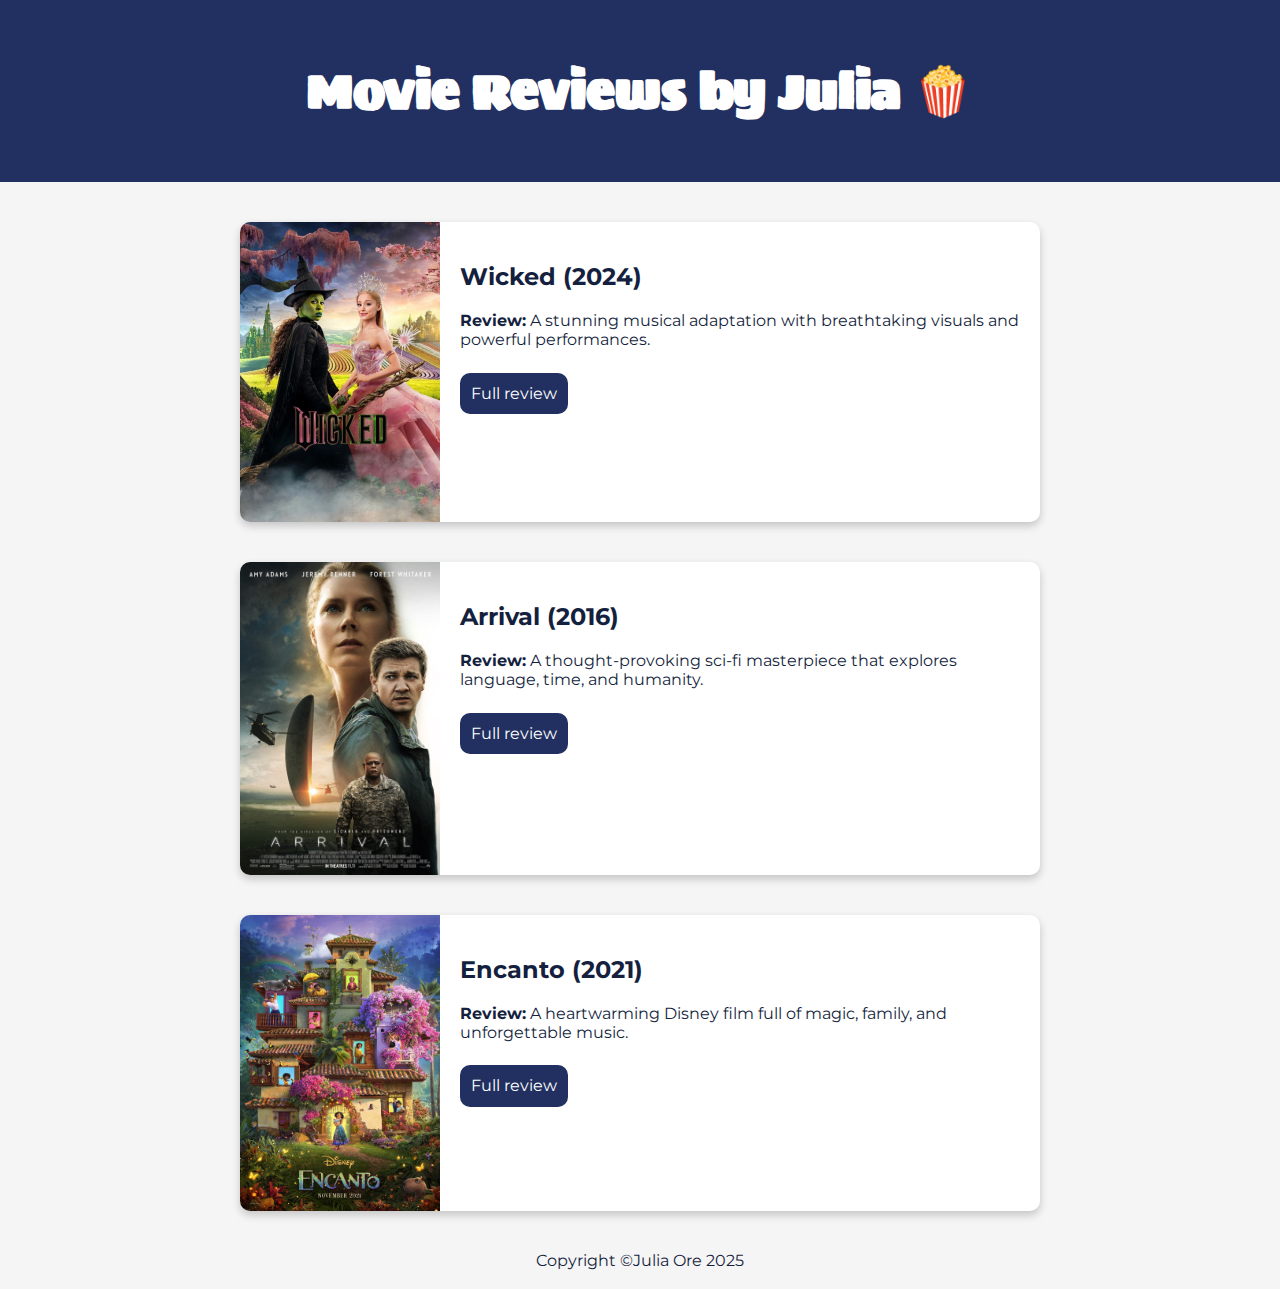
<file: index.html>
<!DOCTYPE html>
<html lang="en">
<head>
    <meta charset="UTF-8">
    <meta name="viewport" content="width=device-width, initial-scale=1.0">
    <title>Movie Reviews</title>
    <link rel="stylesheet" href="css/styles.css">
</head>
<body>

    <header>
        <h1>Movie Reviews by Julia 🍿</h1>
    </header>

    <main>
        <section class="review">
            <img src="imgs/wicked.jpg" alt="Wicked Movie Poster">
            <div class="review-content">
                <h2>Wicked (2024)</h2>
                <p><strong>Review:</strong> A stunning musical adaptation with breathtaking visuals and powerful performances.</p> <br>
                <a  class="button" href="wicked.html">Full review</a>

            </div>
        </section>

        <section class="review">
            <img src="imgs/arrival.jpg" alt="Arrival Movie Poster">
            <div class="review-content">
                <h2>Arrival (2016)</h2>
                <p><strong>Review:</strong> A thought-provoking sci-fi masterpiece that explores language, time, and humanity.</p> <br>
                <a  class="button" href="arrival.html">Full review</a>
            </div>
        </section>

        <section class="review">
            <img src="imgs/encanto.jpg" alt="Encanto Movie Poster">
            <div class="review-content">
                <h2>Encanto (2021)</h2>
                <p><strong>Review:</strong> A heartwarming Disney film full of magic, family, and unforgettable music.</p> <br>
                <a  class="button" href="encanto.html">Full review</a>

            </div>
        </section>
    </main>
<footer>
    Copyright &copy;Julia Ore 2025
</footer>
<br>
</body>
</html>
</file>
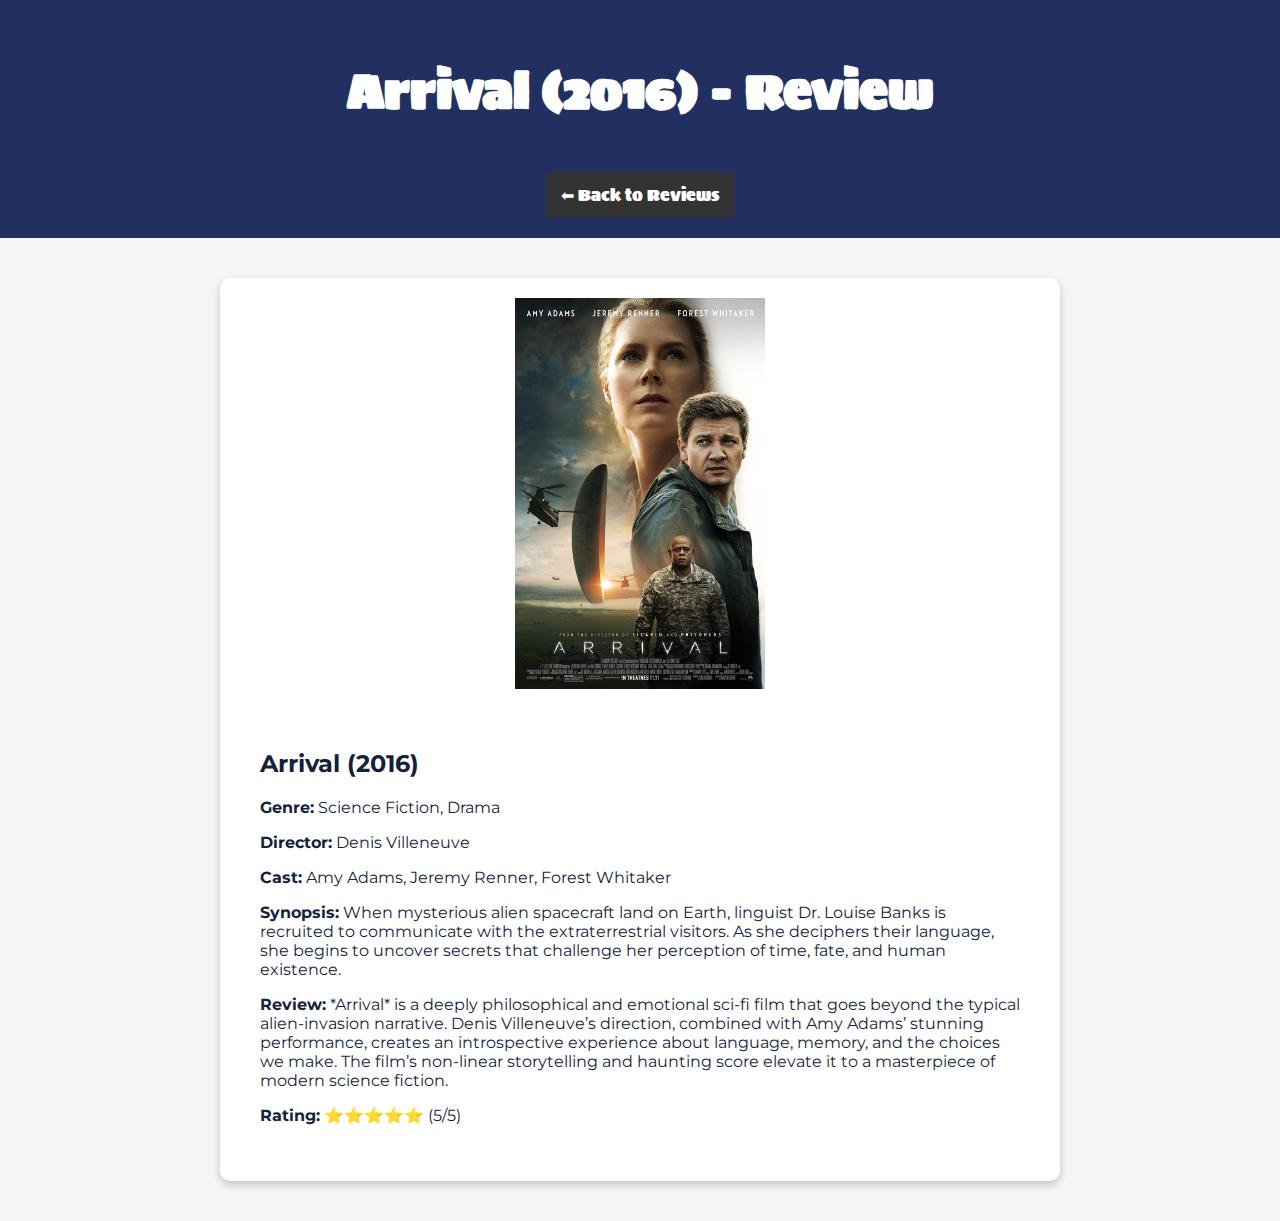
<file: arrival.html>
<!DOCTYPE html>
<html lang="en">
<head>
    <meta charset="UTF-8">
    <meta name="viewport" content="width=device-width, initial-scale=1.0">
    <title>Arrival (2016) - Movie Review</title>
    <link rel="stylesheet" href="css/styles.css">
</head>
<body>

    <header>
        <h1>Arrival (2016) - Review</h1>
        <a href="index.html" class="back-button">⬅ Back to Reviews</a>
    </header>

    <main>
        <section class="full-review">
            <img src="imgs/arrival.jpg" alt="Arrival Movie Poster">
            <div class="review-content">
                <h2>Arrival (2016)</h2>
                <p><strong>Genre:</strong> Science Fiction, Drama</p>
                <p><strong>Director:</strong> Denis Villeneuve</p>
                <p><strong>Cast:</strong> Amy Adams, Jeremy Renner, Forest Whitaker</p>
                <p><strong>Synopsis:</strong> When mysterious alien spacecraft land on Earth, linguist Dr. Louise Banks is recruited to communicate with the extraterrestrial visitors. As she deciphers their language, she begins to uncover secrets that challenge her perception of time, fate, and human existence.</p>
                <p><strong>Review:</strong> *Arrival* is a deeply philosophical and emotional sci-fi film that goes beyond the typical alien-invasion narrative. Denis Villeneuve’s direction, combined with Amy Adams’ stunning performance, creates an introspective experience about language, memory, and the choices we make. The film’s non-linear storytelling and haunting score elevate it to a masterpiece of modern science fiction.</p>
                <p><strong>Rating:</strong> ⭐⭐⭐⭐⭐ (5/5)</p>
            </div>
        </section>
    </main>

</body>
</html>
</file>
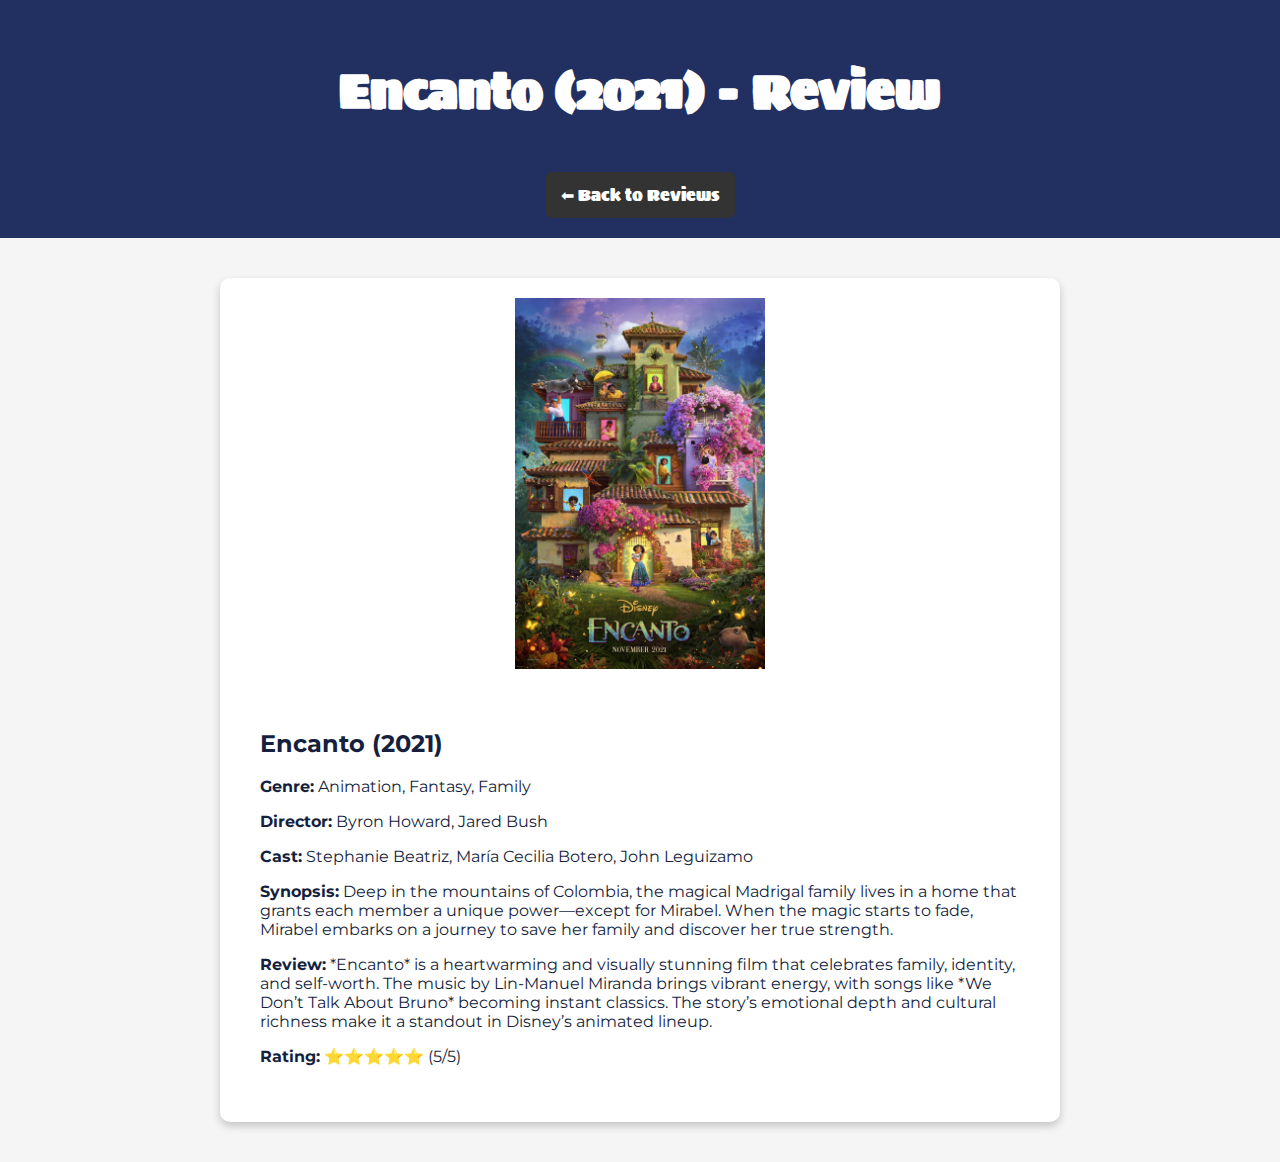
<file: encanto.html>
<!DOCTYPE html>
<html lang="en">
<head>
    <meta charset="UTF-8">
    <meta name="viewport" content="width=device-width, initial-scale=1.0">
    <title>Encanto (2021) - Movie Review</title>
    <link rel="stylesheet" href="css/styles.css">
</head>
<body>

    <header>
        <h1>Encanto (2021) - Review</h1>
        <a href="index.html" class="back-button">⬅ Back to Reviews</a>
    </header>

    <main>
        <section class="full-review">
            <img src="imgs/encanto.jpg" alt="Encanto Movie Poster">
            <div class="review-content">
                <h2>Encanto (2021)</h2>
                <p><strong>Genre:</strong> Animation, Fantasy, Family</p>
                <p><strong>Director:</strong> Byron Howard, Jared Bush</p>
                <p><strong>Cast:</strong> Stephanie Beatriz, María Cecilia Botero, John Leguizamo</p>
                <p><strong>Synopsis:</strong> Deep in the mountains of Colombia, the magical Madrigal family lives in a home that grants each member a unique power—except for Mirabel. When the magic starts to fade, Mirabel embarks on a journey to save her family and discover her true strength.</p>
                <p><strong>Review:</strong> *Encanto* is a heartwarming and visually stunning film that celebrates family, identity, and self-worth. The music by Lin-Manuel Miranda brings vibrant energy, with songs like *We Don’t Talk About Bruno* becoming instant classics. The story’s emotional depth and cultural richness make it a standout in Disney’s animated lineup.</p>
                <p><strong>Rating:</strong> ⭐⭐⭐⭐⭐ (5/5)</p>
            </div>
        </section>
    </main>

</body>
</html>
</file>
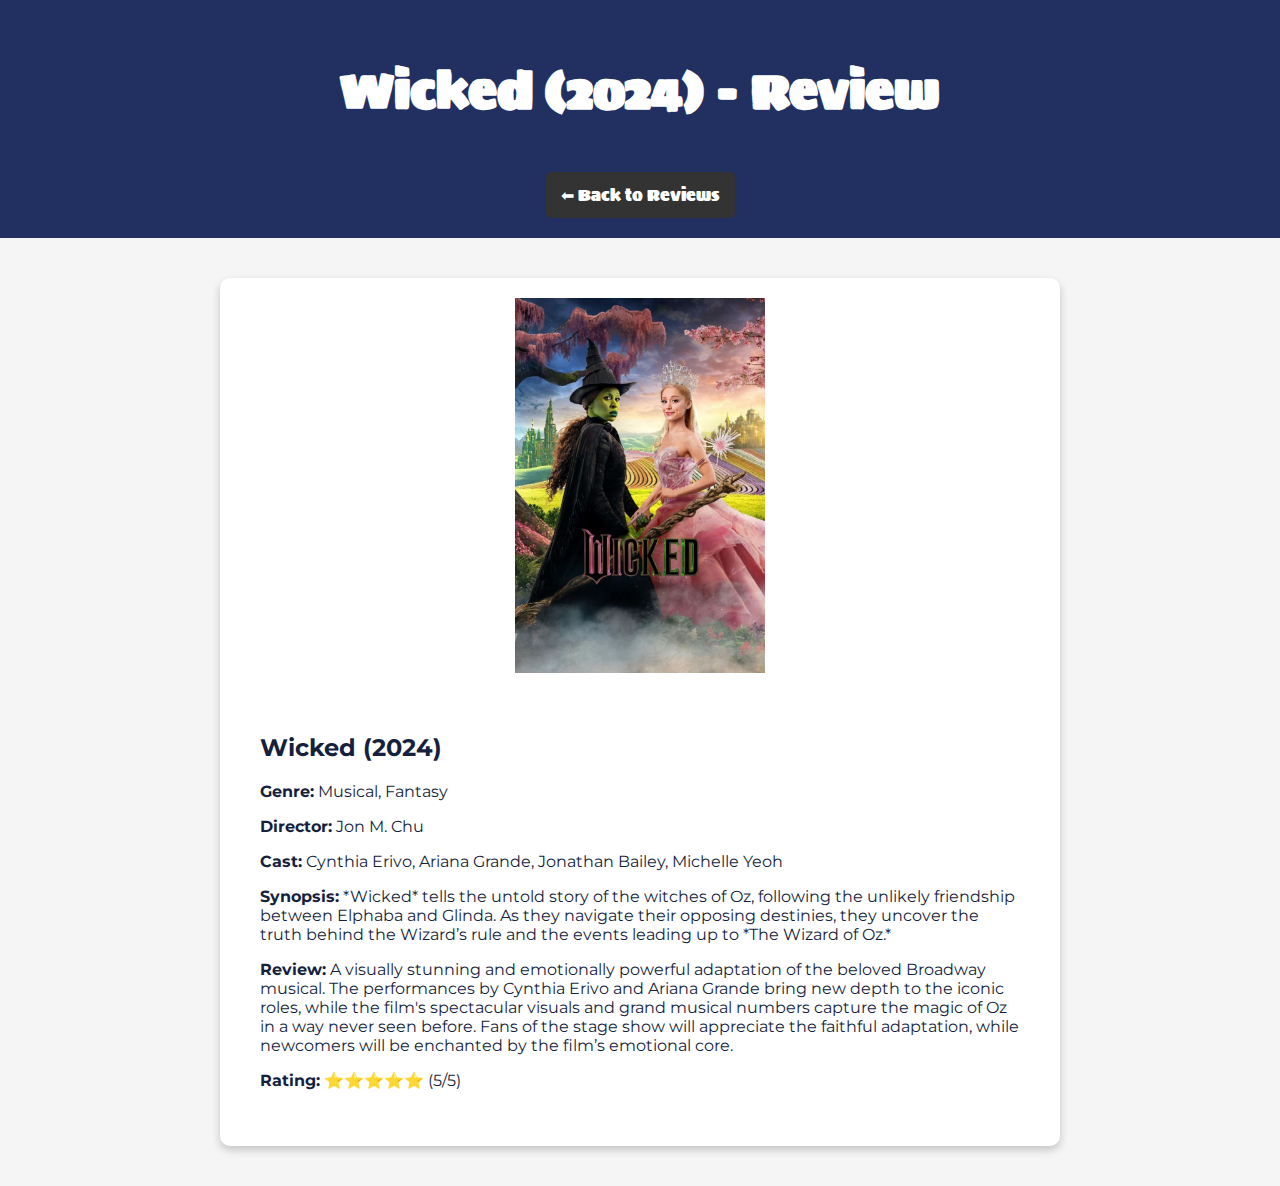
<file: wicked.html>
<!DOCTYPE html>
<html lang="en">
<head>
    <meta charset="UTF-8">
    <meta name="viewport" content="width=device-width, initial-scale=1.0">
    <title>Wicked (2024) - Movie Review</title>
    <link rel="stylesheet" href="css/styles.css">
</head>
<body>

    <header>
        <h1>Wicked (2024) - Review</h1>
        <a href="index.html" class="back-button">⬅ Back to Reviews</a>
    </header>

    <main>
        <section class="full-review">
            <img src="imgs/wicked.jpg" alt="Wicked Movie Poster">
            <div class="review-content">
                <h2>Wicked (2024)</h2>
                <p><strong>Genre:</strong> Musical, Fantasy</p>
                <p><strong>Director:</strong> Jon M. Chu</p>
                <p><strong>Cast:</strong> Cynthia Erivo, Ariana Grande, Jonathan Bailey, Michelle Yeoh</p>
                <p><strong>Synopsis:</strong> *Wicked* tells the untold story of the witches of Oz, following the unlikely friendship between Elphaba and Glinda. As they navigate their opposing destinies, they uncover the truth behind the Wizard’s rule and the events leading up to *The Wizard of Oz.*</p>
                <p><strong>Review:</strong> A visually stunning and emotionally powerful adaptation of the beloved Broadway musical. The performances by Cynthia Erivo and Ariana Grande bring new depth to the iconic roles, while the film's spectacular visuals and grand musical numbers capture the magic of Oz in a way never seen before. Fans of the stage show will appreciate the faithful adaptation, while newcomers will be enchanted by the film’s emotional core.</p>
                <p><strong>Rating:</strong> ⭐⭐⭐⭐⭐ (5/5)</p>
            </div>
        </section>
    </main>

</body>
</html>
</file>
<file: css/styles.css>
@import url('https://fonts.googleapis.com/css2?family=Montserrat:ital,wght@0,100..900;1,100..900&display=swap');

@import url('https://fonts.googleapis.com/css2?family=Sigmar&display=swap');

body {
    font-family: 'Montserrat', sans-serif;
    margin: 0;
    padding: 0;
    background-color: #f5f5f5;
    text-align: center;
    color: #151f3e;
}

header {
    background-color: #213060;
    color: white;
    padding: 20px;
    font-size: 24px;
    font-family: 'Sigmar';
}

main {
    display: flex;
    flex-direction: column;
    align-items: center;
    padding: 20px;
}

.review {
    display: flex;
    background-color: white;
    border-radius: 10px;
    box-shadow: 0 4px 8px rgba(0, 0, 0, 0.2);
    overflow: hidden;
    width: 80%;
    max-width: 800px;
    margin: 20px 0;
    text-align: left;
}

.review img {
    width: 200px;
    height: auto;
    object-fit: cover;
}

.review-content {
    padding: 20px;
}

@media (max-width: 600px) {
    .review {
        flex-direction: column;
        text-align: center;
    }

    .review img {
        width: 100%;
        height: auto;
    }
}

.button {
    text-decoration: none;
    background-color: #213060;
    color: white;
    border-radius: 10px;
    padding: 2%;
}

.full-review {
    display: flex;
    background-color: white;
    border-radius: 10px;
    box-shadow: 0 4px 8px rgba(0, 0, 0, 0.2);
    overflow: hidden;
    width: 80%;
    max-width: 800px;
    margin: 20px auto;
    text-align: left;
    padding: 20px;
    flex-direction: column;
    align-items: center;
}

.full-review img {
    width: 250px;
    height: auto;
    object-fit: cover;
    margin-bottom: 20px;
}

.back-button {
    display: inline-block;
    margin-top: 10px;
    text-decoration: none;
    background-color: #333;
    color: white;
    padding: 10px 15px;
    border-radius: 5px;
    font-size: 16px;
}

@media (max-width: 600px) {
    .full-review {
        width: 90%;
        text-align: center;
    }
}
</file>
